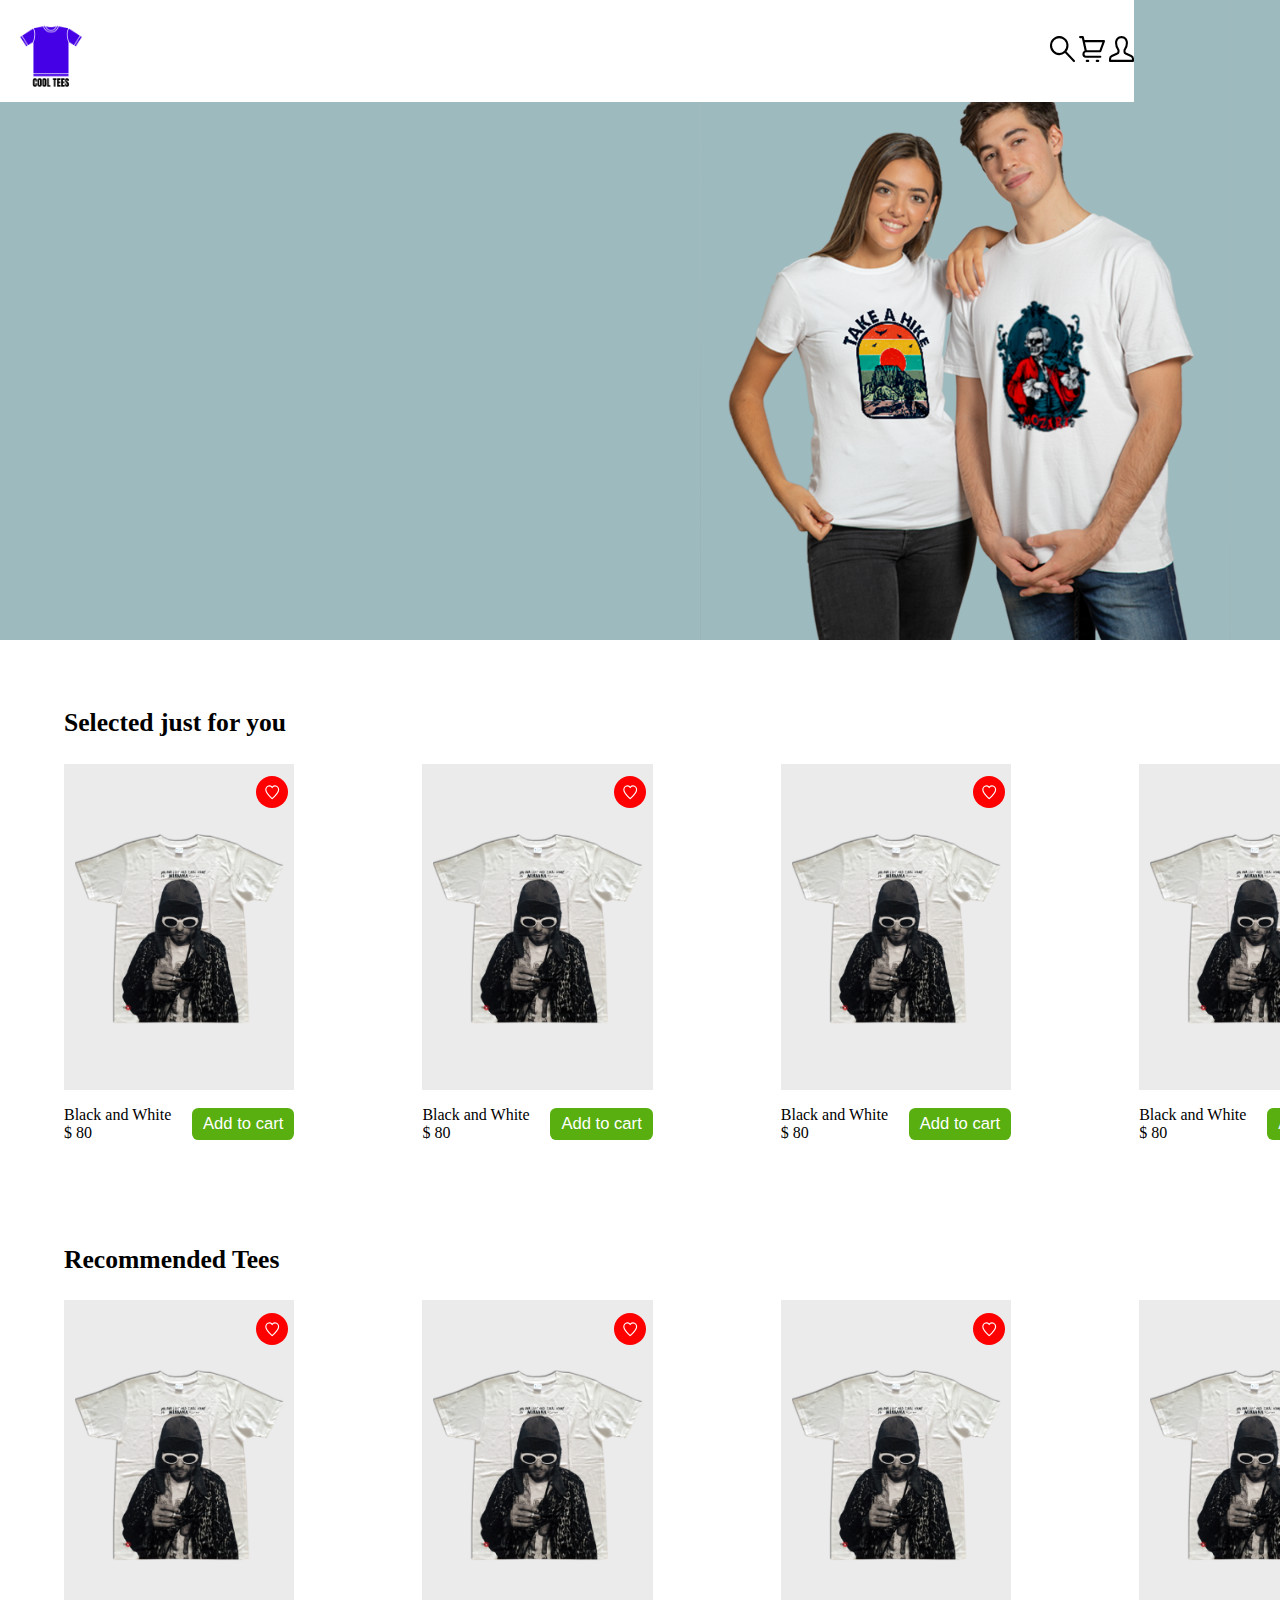
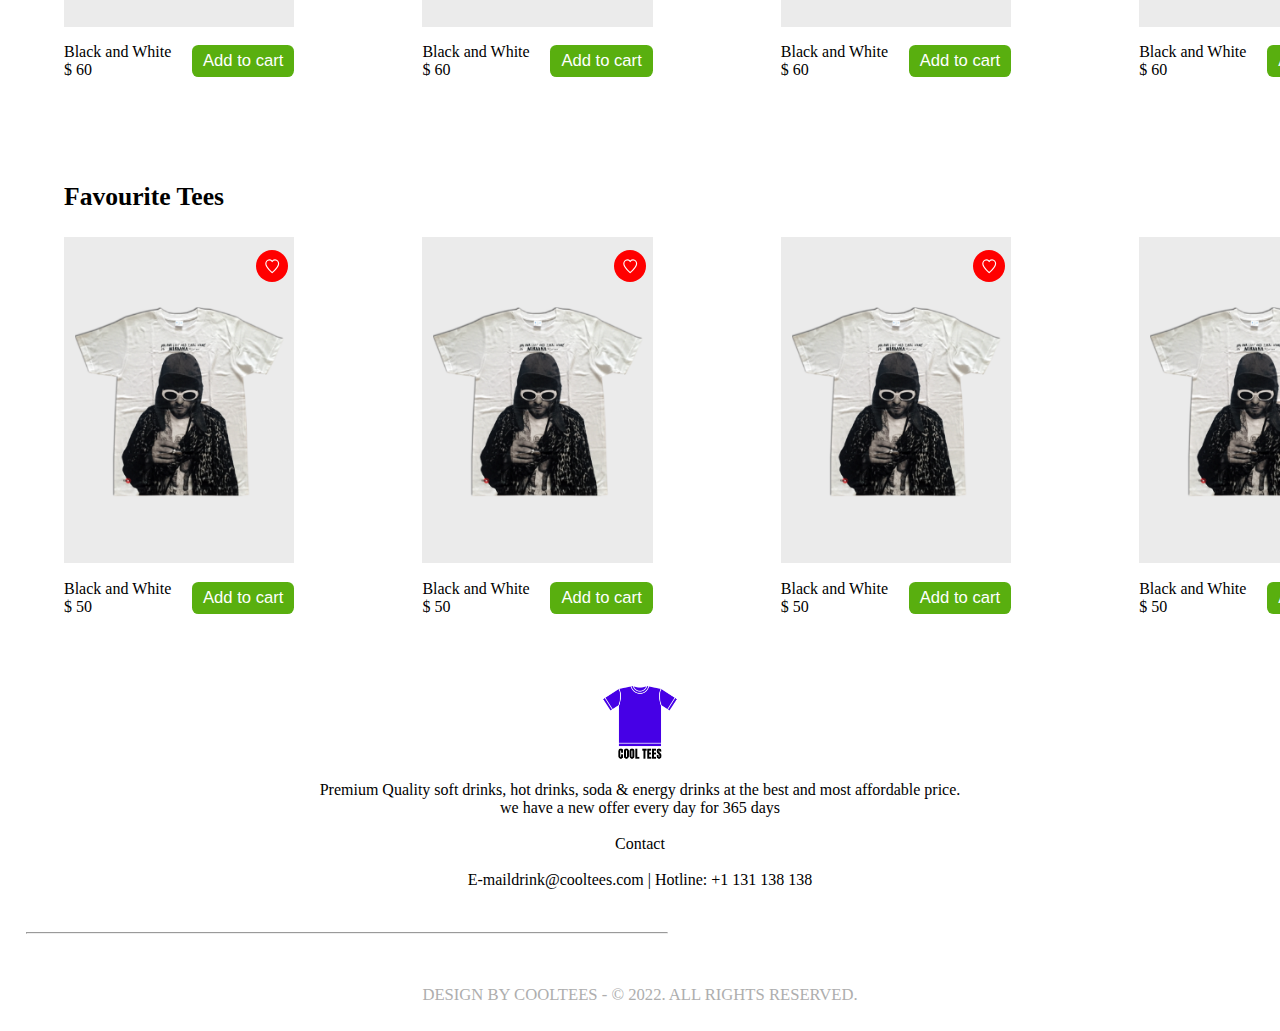
<file: index.html>
<!DOCTYPE html>
<html lang="en">

<head>
    <meta charset="UTF-8">
    <meta http-equiv="X-UA-Compatible" content="IE=edge">
    <meta name="viewport" content="width=device-width, initial-scale=1.0">
    <title>cool tees</title>
    <link rel="stylesheet" href="style.css">
</head>

<body>
    <header>
        <img src="/img/web-banner.png" alt="">
        <div class="navbar">
            <img src="/img/cooltees-logo.svg" alt="">
            <div class="icons">
                <img src="/img/noun_Search_2102816 (2).svg" alt="">
                <img src="/img/noun_cart_2102832 (4).svg" alt="">
                <img src="/img/noun_avatar_2102861 (2).svg" alt="">
            </div>
            </div>
    </header>
    <div class="section-1">
        <h5>Selected just for you</h5>
        <div class="grid">
    <div class="tees">
        <div class="item-img"><img src="/img/Group 508.png" ait="">
           <div class="like"> <img src="/img/Group 410.svg" alt=""></div>
           <div class="item-details">
               <div class="name">
                   <p>Black and White</p>
                   <p>$ 80</p>
               </div>
               <button>Add to cart</button>
           </div>
        </div>
    </div>
     <div class="tees">
        <div class="item-img"><img src="/img/Group 508.png" ait="">
           <div class="like"> <img src="/img/Group 410.svg" alt=""></div>
           <div class="item-details">
               <div class="name">
                   <p>Black and White</p>
                   <p>$ 80</p>
               </div>
               <button>Add to cart</button>
           </div>
        </div>
        </div>
    
    <div class="tees">
        <div class="item-img"><img src="/img/Group 508.png" ait="">
           <div class="like"> <img src="/img/Group 410.svg" alt=""></div>
           <div class="item-details">
               <div class="name">
                   <p>Black and White</p>
                   <p>$ 80</p>
               </div>
               <button>Add to cart</button>
           </div>
        </div>
    </div>
    
    <div class="tees">
        <div class="item-img"><img src="/img/Group 508.png" ait="">
           <div class="like"> <img src="/img/Group 410.svg" alt=""></div>
           <div class="item-details">
               <div class="name">
                   <p>Black and White</p>
                   <p>$ 80</p>
               </div>
               <button>Add to cart</button>
           </div>
        </div>
    </div>
    </div>
    </div>
    
    <div class="section-1">
        <h5>Recommended Tees</h5>
        <div class="grid-1">
    <div class="tees">
        <div class="item-img"><img src="/img/Group 508.png" ait="">
           <div class="like"> <img src="/img/Group 410.svg" alt=""></div>
           <div class="item-details">
               <div class="name">
                   <p>Black and White</p>
                   <p>$ 60</p>
               </div>
               <button>Add to cart</button>
            </div>
        </div>
    </div>
    <div class="tees">
        <div class="item-img"><img src="/img/Group 508.png" ait="">
           <div class="like"> <img src="/img/Group 410.svg" alt=""></div>
           <div class="item-details">
               <div class="name">
                   <p>Black and White</p>
                   <p>$ 60</p>
               </div>
               <button>Add to cart</button>
            </div>
        </div>
    </div>
   <div class="tees">
        <div class="item-img"><img src="/img/Group 508.png" ait="">
           <div class="like"> <img src="/img/Group 410.svg" alt=""></div>
           <div class="item-details">
               <div class="name">
                   <p>Black and White</p>
                   <p>$ 60</p>
               </div>
               <button>Add to cart</button>
            </div>
        </div>
    </div>
    <div class="tees">
        <div class="item-img"><img src="/img/Group 508.png" ait="">
           <div class="like"> <img src="/img/Group 410.svg" alt=""></div>
           <div class="item-details">
               <div class="name">
                   <p>Black and White</p>
                   <p>$ 60</p>
               </div>
               <button>Add to cart</button>
            </div>
       </div>
    </div>
    </div>

    <div class="section-1">
        <h5>Favourite Tees</h5>
        <div class="grid-1">
    <div class="tees">
        <div class="item-img"><img src="/img/Group 508.png" ait="">
           <div class="like"> <img src="/img/Group 410.svg" alt=""></div>
           <div class="item-details">
               <div class="name">
                   <p>Black and White</p>
                   <p>$ 50</p>
               </div>
               <button>Add to cart</button>
            </div>
        </div>
    </div>

        <div class="tees">
            <div class="item-img"><img src="/img/Group 508.png" ait="">
               <div class="like"> <img src="/img/Group 410.svg" alt=""></div>
               <div class="item-details">
                   <div class="name">
                       <p>Black and White</p>
                       <p>$ 50</p>
                   </div>
                   <button>Add to cart</button>
                </div>
           </div>
        </div>

    <div class="tees">
        <div class="item-img"><img src="/img/Group 508.png" ait="">
           <div class="like"> <img src="/img/Group 410.svg" alt=""></div>
           <div class="item-details">
               <div class="name">
                   <p>Black and White</p>
                   <p>$ 50</p>
               </div>
               <button>Add to cart</button>
            </div>
       </div>
    </div>

    <div class="tees">
        <div class="item-img"><img src="/img/Group 508.png" ait="">
           <div class="like"> <img src="/img/Group 410.svg" alt=""></div>
           <div class="item-details">
               <div class="name">
                   <p>Black and White</p>
                   <p>$ 50</p>
               </div>
               <button>Add to cart</button>
            </div>
       </div>
    </div>
    </div>
<footer>
    <div class="footer-div">
        <img src="img/cooltees-logo.svg" alt="">
        <p>Premium Quality soft drinks, hot drinks, soda & energy drinks at the best and most affordable price. <br>
            we have a new offer every day for 365 days</p>
            <br> 
            <p>Contact</p>
            <br>
            <p>E-maildrink@cooltees.com | Hotline: +1 131 138 138</p>
            <br>
            <hr>
            <p class="footer-bottom">DESIGN BY COOLTEES - © 2022. ALL RIGHTS RESERVED.</p>
        </div>
</footer>
    
</body>

</html>
</file>
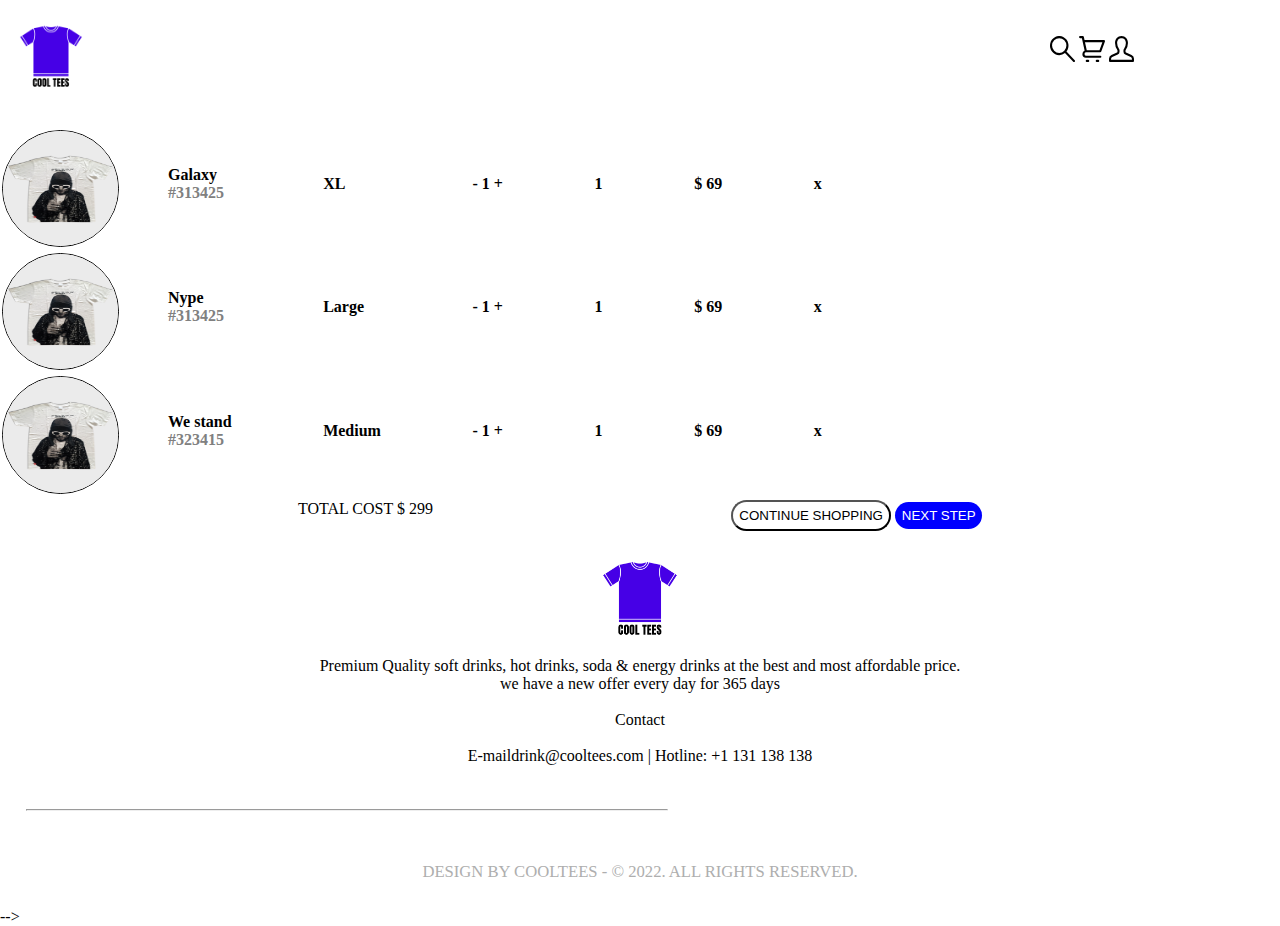
<file: cart.html>
<!DOCTYPE html>
<html lang="en">
  <head>
    <meta charset="UTF-8" />
    <meta http-equiv="X-UA-Compatible" content="IE=edge" />
    <meta name="viewport" content="width=device-width, initial-scale=1.0" />
    <title>cool tees</title>
    <link rel="stylesheet" href="style.css" />
  </head>

  <body>
    <header>
      <div class="navbar">
        <img src="/img/cooltees-logo.svg" alt="" />
        <div class="icons">
          <img src="/img/noun_Search_2102816 (2).svg" alt="" />
          <img src="/img/noun_cart_2102832 (4).svg" alt="" />
          <img src="/img/noun_avatar_2102861 (2).svg" alt="" />
        </div>
      </div>
    </header>
    <div>
        <table>
            <tr>
                <td>
                    <img src="/img/Group 508.png" alt="">
                    <td>
                        <td>
                            <p>Galaxy <br> <span class="span-class">#313425</span></p>
                        </td>
                    </td>
                    <td>
                        <p>XL</p>
                    </td>
                </td>
                <td>
                    <p> - 1 +</p>
                </td>
                <td>
                    <p>1</p>
                </td>
                <td>
                    <p>$ 69</p>
                </td>
                <td>
                    <p>x</p>
                </td>
            </tr>
    </div>
    <div>
            <tr>
                <td>
                    <img src="/img/Group 508.png" alt="">
                    <td>
                        <td>
                            <p>Nype <br> <span class="span-class">#313425</span>
                        </td>
                    </td>
                    <td>
                        <p>Large</p>
                    </td>
                </td>
                <td>
                    <p> - 1 +</p>
                </td>
                <td>
                    <p>1</p>
                </td>
                <td>
                    <p>$ 69</p>
                </td>
                <td>
                    <p>x</p>
                </td>
            </tr>
    </div>
    <div>
            <tr>
                <td>
                    <img src="/img/Group 508.png" alt="">
                    <td>
                        <td>
                            <p>We stand <br> <span class="span-class">#323415</span>
                        </td>
                    </td>
                    <td>
                        <p>Medium</p>
                    </td>
                </td>
                <td>
                    <p> - 1 +</p>
                </td>
                <td>
                    <p>1</p>
                </td>
                <td>
                    <p>$ 69</p>
                </td>
                <td>
                    <p>x</p>
                </td>
            </tr>
        </table>
    </div>
    <div class="total-cost">
        <p>TOTAL COST $ 299</p>
        <div class="continue">
            <button>CONTINUE SHOPPING</button>
            <button id="next">NEXT STEP</button>
        </div>

        

    </div>
    <footer>
        <div class="footer-div">
          <img src="img/cooltees-logo.svg" alt="" />
          <p>
            Premium Quality soft drinks, hot drinks, soda & energy drinks at the
            best and most affordable price. <br />
            we have a new offer every day for 365 days
          </p>
          <br />
          <p>Contact</p>
          <br />
          <p>E-maildrink@cooltees.com | Hotline: +1 131 138 138</p>
          <br />
          <hr />
          <p class="footer-bottom">
            DESIGN BY COOLTEES - © 2022. ALL RIGHTS RESERVED.
          </p>
        </div>
      </footer> -->
      </body>
      </html>
</file>
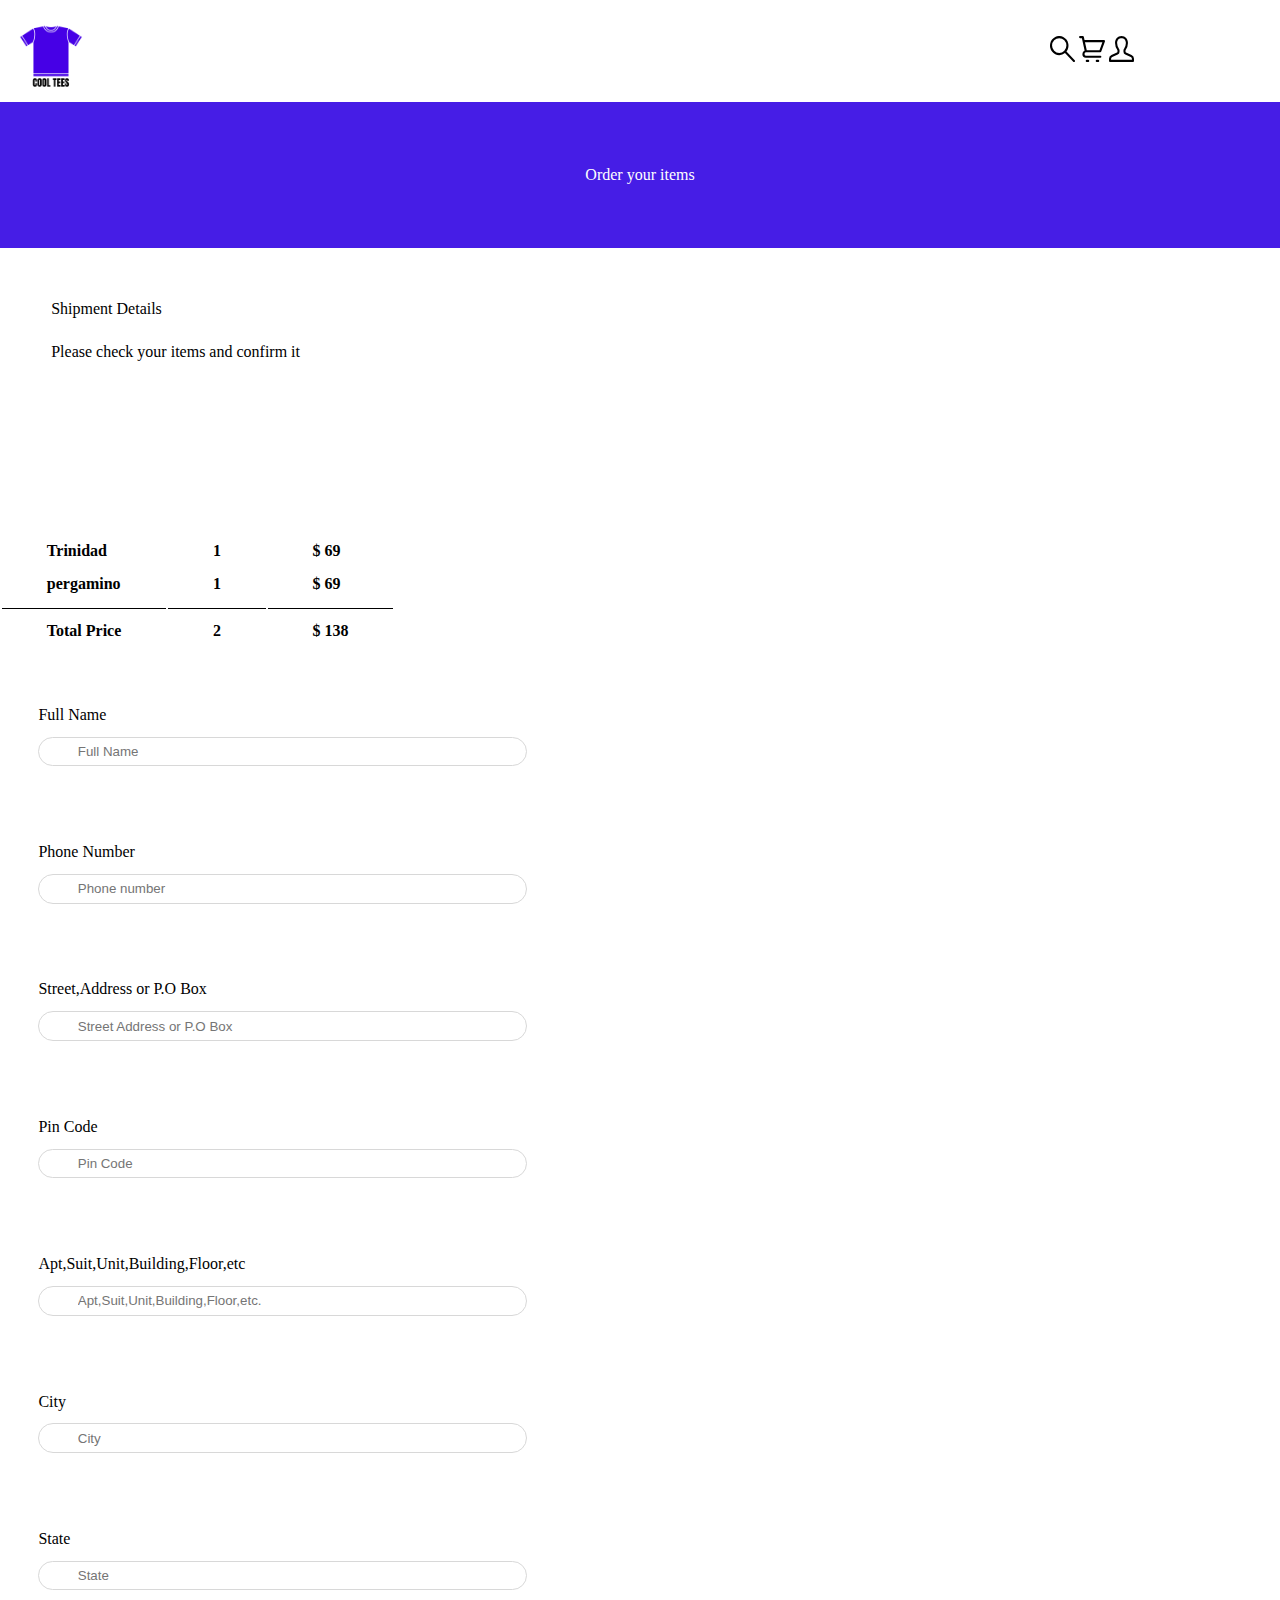
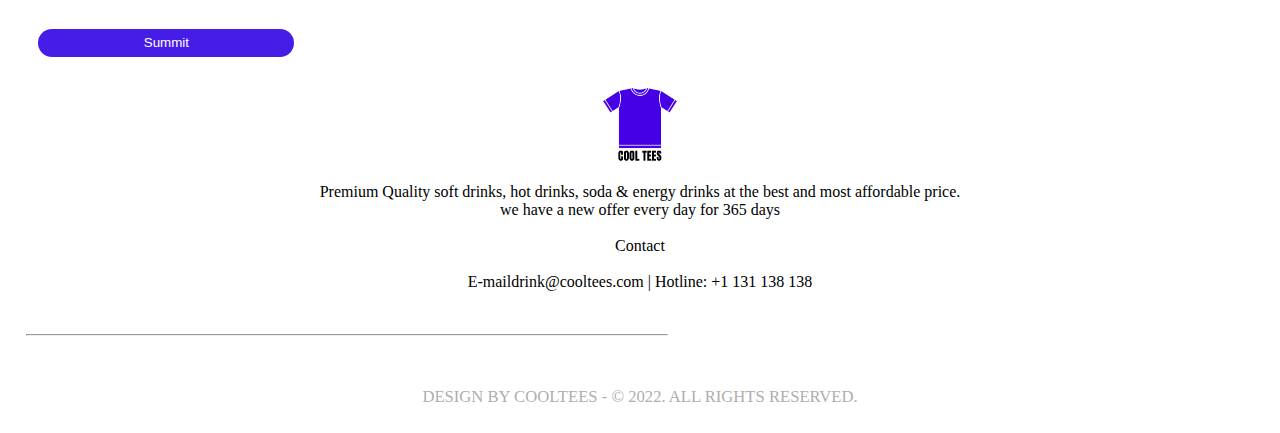
<file: orderyouritems.html>
<!DOCTYPE html>
<html lang="en">
  <head>
    <meta charset="UTF-8" />
    <meta http-equiv="X-UA-Compatible" content="IE=edge" />
    <meta name="viewport" content="width=device-width, initial-scale=1.0" />
    <title>cool tees</title>
    <link rel="stylesheet" href="style.css" />
  </head>

  <body>
    <header>
      <div class="navbar">
        <img src="/img/cooltees-logo.svg" alt="" />
        <div class="icons">
          <img src="/img/noun_Search_2102816 (2).svg" alt="" />
          <img src="/img/noun_cart_2102832 (4).svg" alt="" />
          <img src="/img/noun_avatar_2102861 (2).svg" alt="" />
        </div>
      </div>
    </header>
    <div class="thank-you">Order your items</div>

    <div class="order">
        <p>Shipment Details</p>
        <p class="check-item">Please check your items and confirm it </p>
    </div>
    <table>
        <tr>
            <td>
                <p>Trinidad</p>
            </td>
            <td>
                <p>1</p>
            </td>
            <td>
                <p>$ 69</p>
            </td>
        </tr>
        <tr>
            <td>
                <p>pergamino</p>
            </td>
            <td>
                <p>1</p>
            </td>
            <td>
                <p>$ 69</p>
            </td>
        </tr>
        <tr class="hr">
            <td>
                <p>Total Price</p>
            </td>
            <td>
                <p>2</p>
            </td>
            <td>
                <p>$ 138</p>
            </td>
        </tr>
    </table>
    <div class="shipping">
        <label for="username">Full Name <br>
            <input type="text" placeholder="Full Name">
        </label>
    </div>
<div class="shipping">
    <label for="number">Phone Number <br>
        <input type="text" placeholder="Phone number">
    </label>
</div>
<div class="shipping">
    <label for="address">Street,Address or P.O Box <br>
        <input type="text" placeholder="Street Address or P.O Box">
    </label>
</div>

<div class="shipping">
    <label for="code">Pin Code <br>
        <input type="text" placeholder="Pin Code">
    </label>
</div>

<div class="shipping">
    <label for="suit">Apt,Suit,Unit,Building,Floor,etc <br>
        <input type="text" placeholder="Apt,Suit,Unit,Building,Floor,etc.">
    </label>
</div>

<div class="shipping">
    <label for="area">City <br>
        <input type="text" placeholder="City">
    </label>
</div>

<div class="shipping">
    <label for="district">State <br>
        <input type="text" placeholder="State">
    </label>
</div>
<div class="submit"><button>Summit</button></div>

<footer>
  <div class="footer-div">
    <img src="img/cooltees-logo.svg" alt="" />
    <p>
      Premium Quality soft drinks, hot drinks, soda & energy drinks at the
      best and most affordable price. <br />
      we have a new offer every day for 365 days
    </p>
    <br />
    <p>Contact</p>
    <br />
    <p>E-maildrink@cooltees.com | Hotline: +1 131 138 138</p>
    <br />
    <hr />
    <p class="footer-bottom">
      DESIGN BY COOLTEES - © 2022. ALL RIGHTS RESERVED.
    </p>
  </div>
</footer>
</body>
</html>
</file>
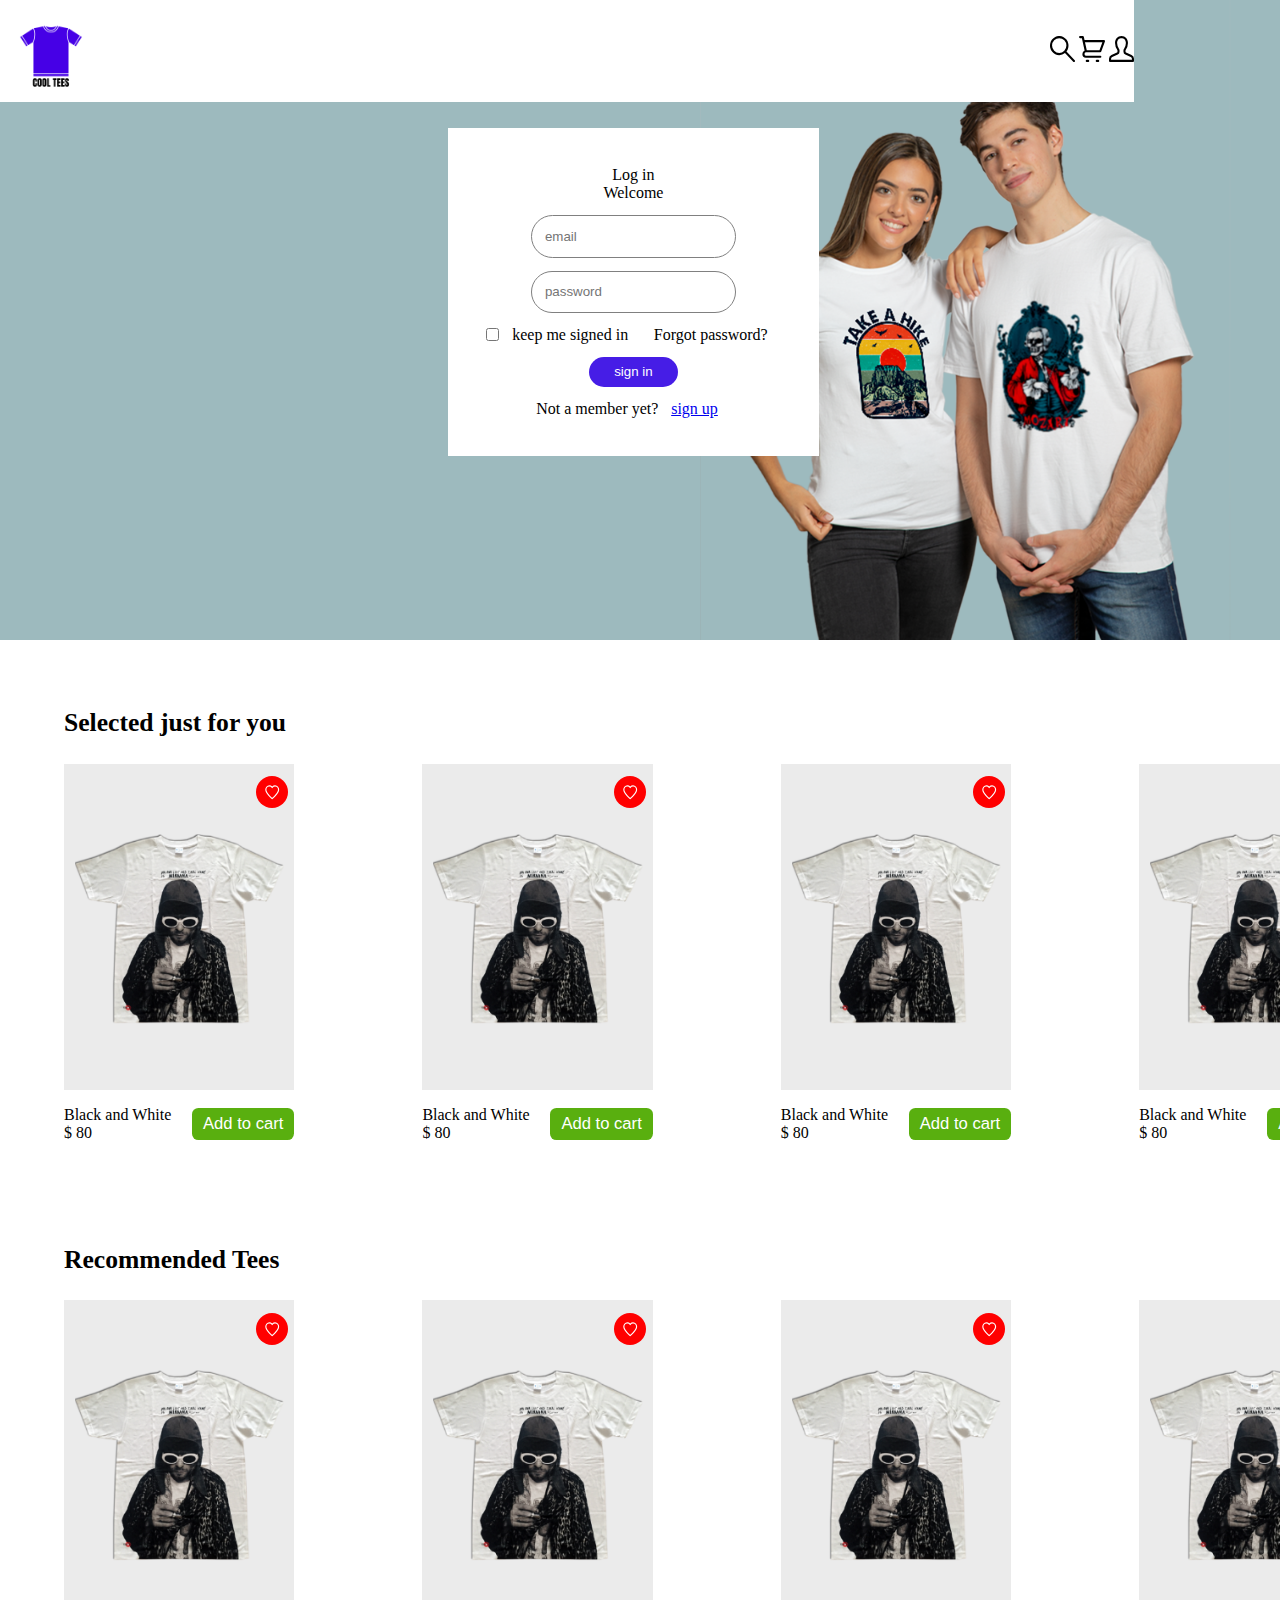
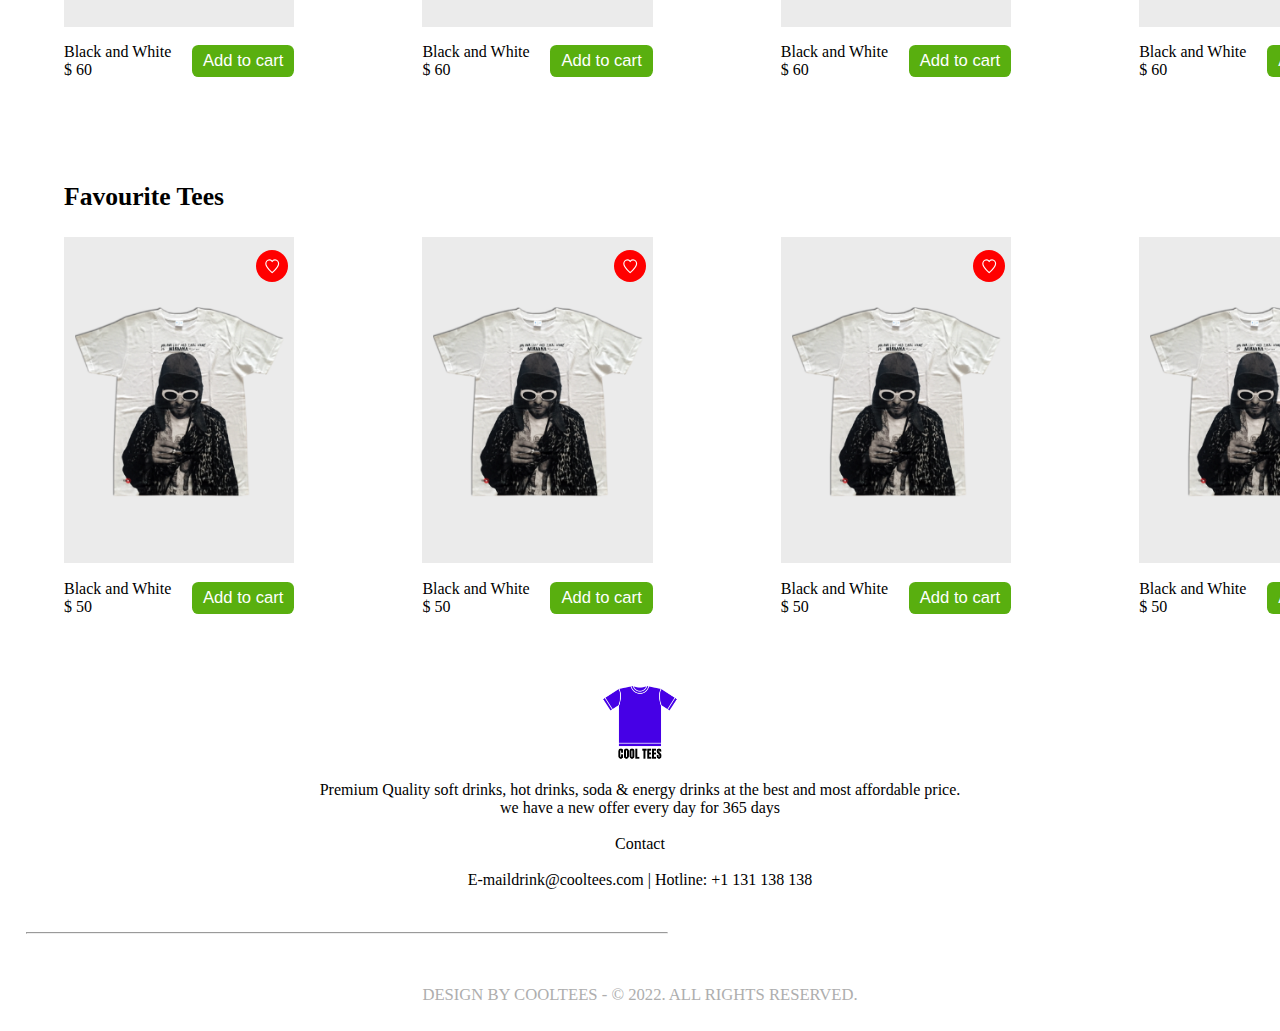
<file: signing.html>
<!DOCTYPE html>
<html lang="en">

<head>
    <meta charset="UTF-8">
    <meta http-equiv="X-UA-Compatible" content="IE=edge">
    <meta name="viewport" content="width=device-width, initial-scale=1.0">
    <title>cool tees</title>
    <link rel="stylesheet" href="style.css">
</head>

<body>
    <header>
        <img src="/img/web-banner.png" alt="">
        <div class="navbar">
            <img src="/img/cooltees-logo.svg" alt="">
            <div class="icons">
                <img src="/img/noun_Search_2102816 (2).svg" alt="">
                <img src="/img/noun_cart_2102832 (4).svg" alt="">
                <img src="/img/noun_avatar_2102861 (2).svg" alt="">
            </div>
            </div>
    </header>
    <div class="sign">
        <p>Log in</p>
        <p>Welcome</p>
        <div class="sign-up">
            <input type="email" placeholder="email" />
            <input type="password" placeholder="password" />  
            <div class="check"><input type="checkbox" name="" id="" placeholder="keep me signed in"><p>keep me signed in</p>
            <a>Forgot password?</a>
            </div>
            
            <button>sign in</button>
            <p>Not a member yet?<a href="#">sign up</a></p>
        </div>
    </div>
    <div class="container">
    <div class="section-1">
        <h5>Selected just for you</h5>
        <div class="grid">
    <div class="tees">
        <div class="item-img"><img src="/img/Group 508.png" ait="">
           <div class="like"> <img src="/img/Group 410.svg" alt=""></div>
           <div class="item-details">
               <div class="name">
                   <p>Black and White</p>
                   <p>$ 80</p>
               </div>
               <button>Add to cart</button>
           </div>
        </div>
    </div>
     <div class="tees">
        <div class="item-img"><img src="/img/Group 508.png" ait="">
           <div class="like"> <img src="/img/Group 410.svg" alt=""></div>
           <div class="item-details">
               <div class="name">
                   <p>Black and White</p>
                   <p>$ 80</p>
               </div>
               <button>Add to cart</button>
           </div>
        </div>
        </div>
    
    <div class="tees">
        <div class="item-img"><img src="/img/Group 508.png" ait="">
           <div class="like"> <img src="/img/Group 410.svg" alt=""></div>
           <div class="item-details">
               <div class="name">
                   <p>Black and White</p>
                   <p>$ 80</p>
               </div>
               <button>Add to cart</button>
           </div>
        </div>
    </div>
    
    <div class="tees">
        <div class="item-img"><img src="/img/Group 508.png" ait="">
           <div class="like"> <img src="/img/Group 410.svg" alt=""></div>
           <div class="item-details">
               <div class="name">
                   <p>Black and White</p>
                   <p>$ 80</p>
               </div>
               <button>Add to cart</button>
           </div>
        </div>
    </div>
    </div>
    </div>
    
    <div class="section-1">
        <h5>Recommended Tees</h5>
        <div class="grid-1">
    <div class="tees">
        <div class="item-img"><img src="/img/Group 508.png" ait="">
           <div class="like"> <img src="/img/Group 410.svg" alt=""></div>
           <div class="item-details">
               <div class="name">
                   <p>Black and White</p>
                   <p>$ 60</p>
               </div>
               <button>Add to cart</button>
            </div>
        </div>
    </div>
    <div class="tees">
        <div class="item-img"><img src="/img/Group 508.png" ait="">
           <div class="like"> <img src="/img/Group 410.svg" alt=""></div>
           <div class="item-details">
               <div class="name">
                   <p>Black and White</p>
                   <p>$ 60</p>
               </div>
               <button>Add to cart</button>
            </div>
        </div>
    </div>
   <div class="tees">
        <div class="item-img"><img src="/img/Group 508.png" ait="">
           <div class="like"> <img src="/img/Group 410.svg" alt=""></div>
           <div class="item-details">
               <div class="name">
                   <p>Black and White</p>
                   <p>$ 60</p>
               </div>
               <button>Add to cart</button>
            </div>
        </div>
    </div>
    <div class="tees">
        <div class="item-img"><img src="/img/Group 508.png" ait="">
           <div class="like"> <img src="/img/Group 410.svg" alt=""></div>
           <div class="item-details">
               <div class="name">
                   <p>Black and White</p>
                   <p>$ 60</p>
               </div>
               <button>Add to cart</button>
            </div>
       </div>
    </div>
    </div>
    </div>

    <div class="section-1">
        <h5>Favourite Tees</h5>
        <div class="grid-1">
    <div class="tees">
        <div class="item-img"><img src="/img/Group 508.png" ait="">
           <div class="like"> <img src="/img/Group 410.svg" alt=""></div>
           <div class="item-details">
               <div class="name">
                   <p>Black and White</p>
                   <p>$ 50</p>
               </div>
               <button>Add to cart</button>
            </div>
        </div>
    </div>

        <div class="tees">
            <div class="item-img"><img src="/img/Group 508.png" ait="">
               <div class="like"> <img src="/img/Group 410.svg" alt=""></div>
               <div class="item-details">
                   <div class="name">
                       <p>Black and White</p>
                       <p>$ 50</p>
                   </div>
                   <button>Add to cart</button>
                </div>
           </div>
        </div>

    <div class="tees">
        <div class="item-img"><img src="/img/Group 508.png" ait="">
           <div class="like"> <img src="/img/Group 410.svg" alt=""></div>
           <div class="item-details">
               <div class="name">
                   <p>Black and White</p>
                   <p>$ 50</p>
               </div>
               <button>Add to cart</button>
            </div>
       </div>
    </div>

    <div class="tees">
        <div class="item-img"><img src="/img/Group 508.png" ait="">
           <div class="like"> <img src="/img/Group 410.svg" alt=""></div>
           <div class="item-details">
               <div class="name">
                   <p>Black and White</p>
                   <p>$ 50</p>
               </div>
               <button>Add to cart</button>
            </div>
       </div>
    </div>
    </div>
    </div>
</div>
<footer>
    <div class="footer-div">
        <img src="img/cooltees-logo.svg" alt="">
        <p>Premium Quality soft drinks, hot drinks, soda & energy drinks at the best and most affordable price. <br>
            we have a new offer every day for 365 days</p>
            <br> 
            <p>Contact</p>
            <br>
            <p>E-maildrink@cooltees.com | Hotline: +1 131 138 138</p>
            <br>
            <hr>
            <p class="footer-bottom">DESIGN BY COOLTEES - © 2022. ALL RIGHTS RESERVED.</p>
        </div>
</footer>
    
</body>

</html>
</file>
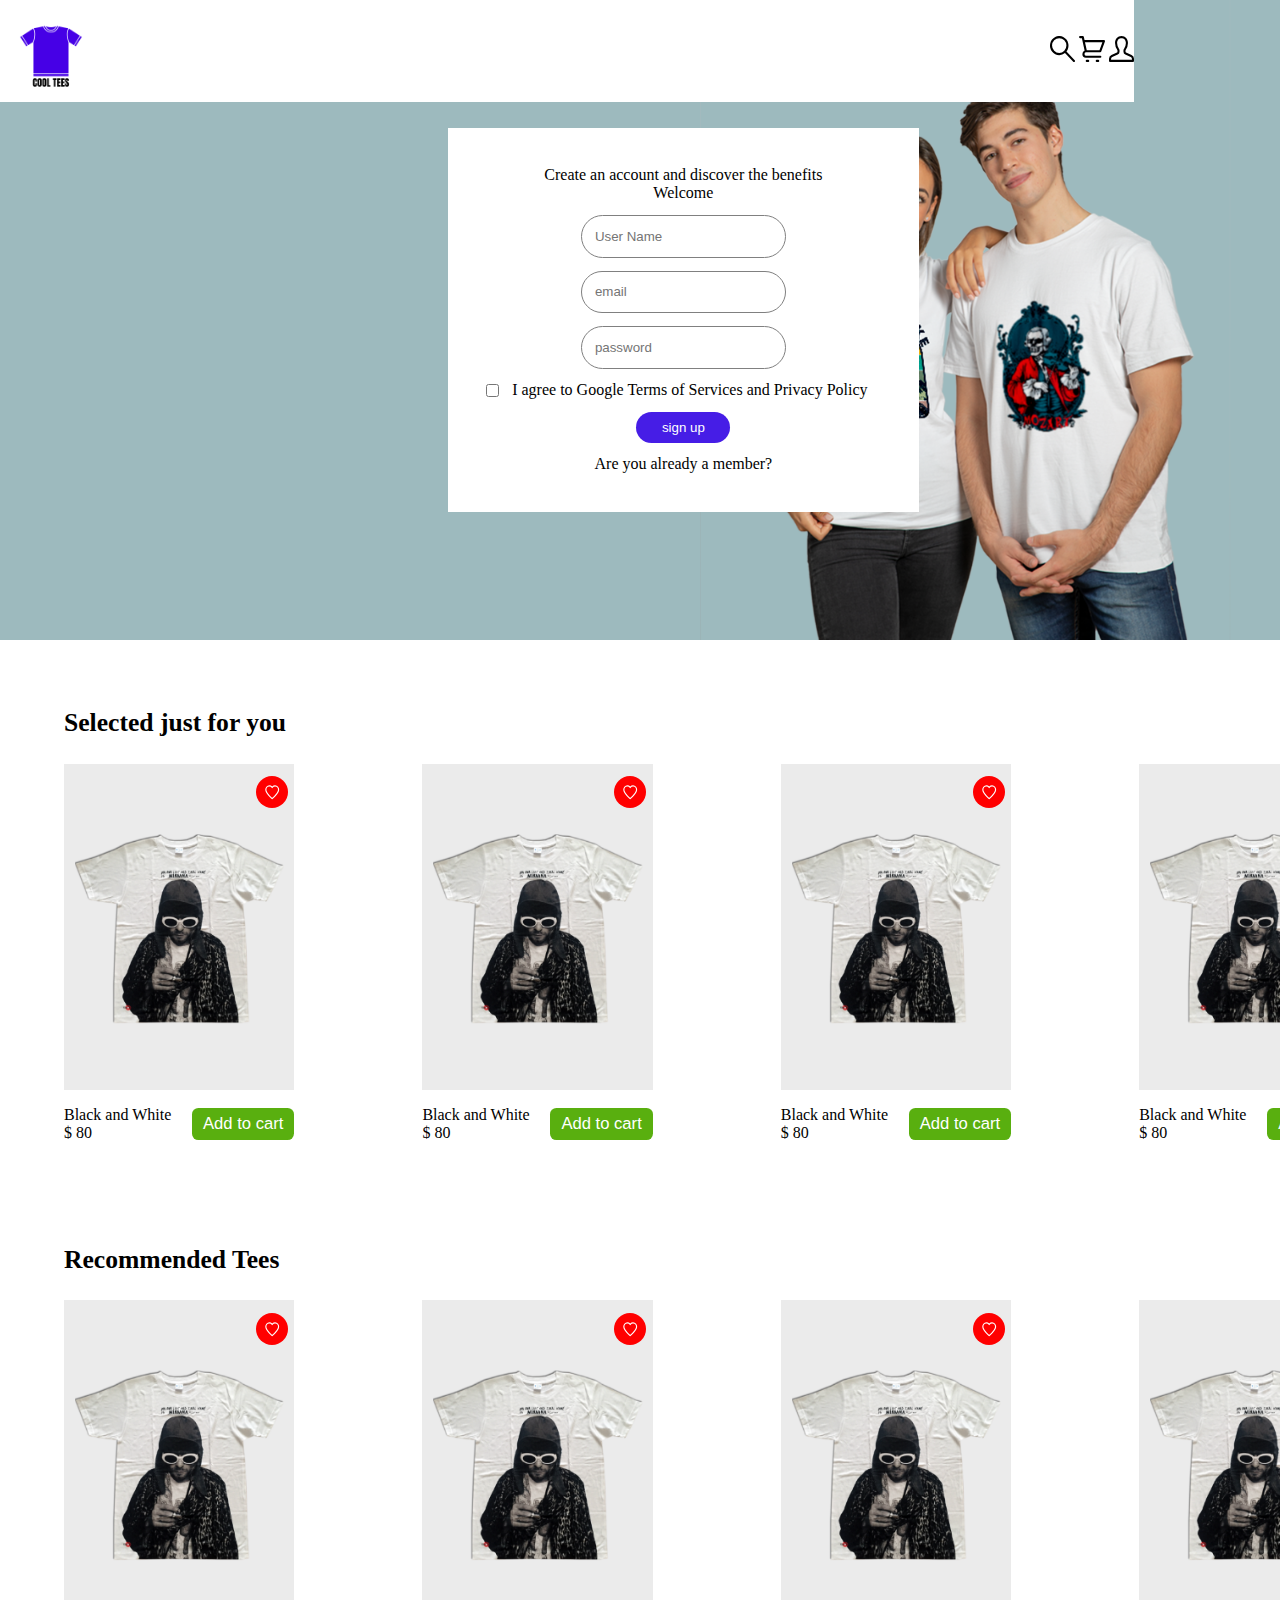
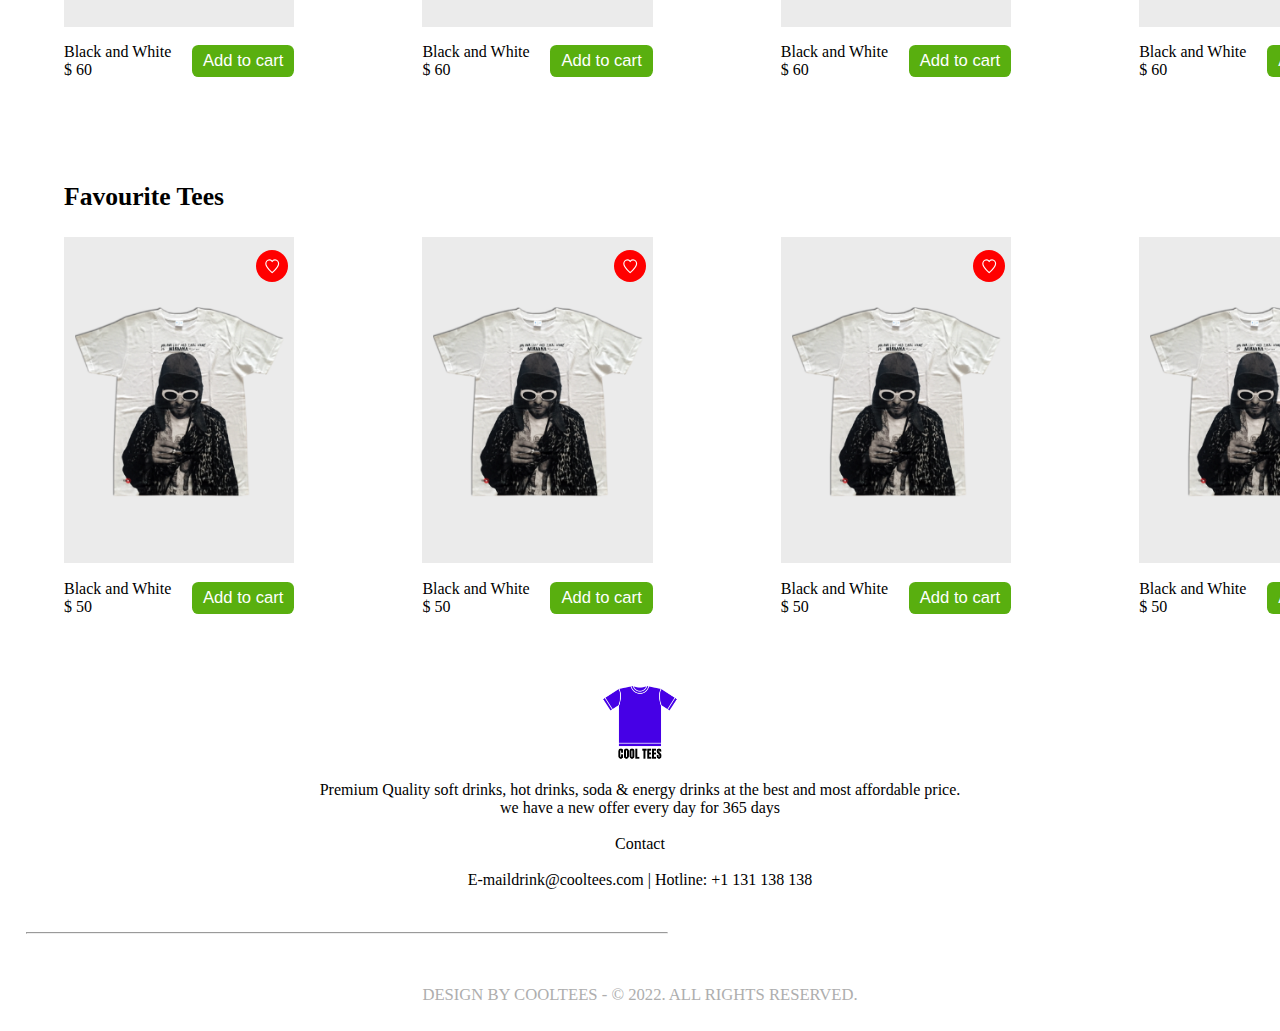
<file: signup.html>
<!DOCTYPE html>
<html lang="en">

<head>
    <meta charset="UTF-8">
    <meta http-equiv="X-UA-Compatible" content="IE=edge">
    <meta name="viewport" content="width=device-width, initial-scale=1.0">
    <title>cool tees</title>
    <link rel="stylesheet" href="style.css">
</head>

<body>
    <header>
        <img src="/img/web-banner.png" alt="">
        <div class="navbar">
            <img src="/img/cooltees-logo.svg" alt="">
            <div class="icons">
                <img src="/img/noun_Search_2102816 (2).svg" alt="">
                <img src="/img/noun_cart_2102832 (4).svg" alt="">
                <img src="/img/noun_avatar_2102861 (2).svg" alt="">
            </div>
            </div>
    </header>
    <div class="sign">
        <p>Create an account and discover the benefits</p>
        <p>Welcome</p>
        <div class="sign-up">
            <input type="text" placeholder="User Name" />
            <input type="email" placeholder="email">
            <input type="password" placeholder="password" />  
            <div class="check"><input type="checkbox" name="" id="" placeholder="I agree to Google Terms of Services and Privacy Policy"><p>I agree to Google Terms of Services and Privacy Policy</p>
            </div>
            
            <button>sign up</button>
            <p>Are you already a member?</p>
        </div>
    </div>
    <div class="container">
    <div class="section-1">
        <h5>Selected just for you</h5>
        <div class="grid">
    <div class="tees">
        <div class="item-img"><img src="/img/Group 508.png" ait="">
           <div class="like"> <img src="/img/Group 410.svg" alt=""></div>
           <div class="item-details">
               <div class="name">
                   <p>Black and White</p>
                   <p>$ 80</p>
               </div>
               <button>Add to cart</button>
           </div>
        </div>
    </div>
     <div class="tees">
        <div class="item-img"><img src="/img/Group 508.png" ait="">
           <div class="like"> <img src="/img/Group 410.svg" alt=""></div>
           <div class="item-details">
               <div class="name">
                   <p>Black and White</p>
                   <p>$ 80</p>
               </div>
               <button>Add to cart</button>
           </div>
        </div>
        </div>
    
    <div class="tees">
        <div class="item-img"><img src="/img/Group 508.png" ait="">
           <div class="like"> <img src="/img/Group 410.svg" alt=""></div>
           <div class="item-details">
               <div class="name">
                   <p>Black and White</p>
                   <p>$ 80</p>
               </div>
               <button>Add to cart</button>
           </div>
        </div>
    </div>
    
    <div class="tees">
        <div class="item-img"><img src="/img/Group 508.png" ait="">
           <div class="like"> <img src="/img/Group 410.svg" alt=""></div>
           <div class="item-details">
               <div class="name">
                   <p>Black and White</p>
                   <p>$ 80</p>
               </div>
               <button>Add to cart</button>
           </div>
        </div>
    </div>
    </div>
    </div>
    
    <div class="section-1">
        <h5>Recommended Tees</h5>
        <div class="grid-1">
    <div class="tees">
        <div class="item-img"><img src="/img/Group 508.png" ait="">
           <div class="like"> <img src="/img/Group 410.svg" alt=""></div>
           <div class="item-details">
               <div class="name">
                   <p>Black and White</p>
                   <p>$ 60</p>
               </div>
               <button>Add to cart</button>
            </div>
        </div>
    </div>
    <div class="tees">
        <div class="item-img"><img src="/img/Group 508.png" ait="">
           <div class="like"> <img src="/img/Group 410.svg" alt=""></div>
           <div class="item-details">
               <div class="name">
                   <p>Black and White</p>
                   <p>$ 60</p>
               </div>
               <button>Add to cart</button>
            </div>
        </div>
    </div>
   <div class="tees">
        <div class="item-img"><img src="/img/Group 508.png" ait="">
           <div class="like"> <img src="/img/Group 410.svg" alt=""></div>
           <div class="item-details">
               <div class="name">
                   <p>Black and White</p>
                   <p>$ 60</p>
               </div>
               <button>Add to cart</button>
            </div>
        </div>
    </div>
    <div class="tees">
        <div class="item-img"><img src="/img/Group 508.png" ait="">
           <div class="like"> <img src="/img/Group 410.svg" alt=""></div>
           <div class="item-details">
               <div class="name">
                   <p>Black and White</p>
                   <p>$ 60</p>
               </div>
               <button>Add to cart</button>
            </div>
       </div>
    </div>
    </div>
    </div>

    <div class="section-1">
        <h5>Favourite Tees</h5>
        <div class="grid-1">
    <div class="tees">
        <div class="item-img"><img src="/img/Group 508.png" ait="">
           <div class="like"> <img src="/img/Group 410.svg" alt=""></div>
           <div class="item-details">
               <div class="name">
                   <p>Black and White</p>
                   <p>$ 50</p>
               </div>
               <button>Add to cart</button>
            </div>
        </div>
    </div>

        <div class="tees">
            <div class="item-img"><img src="/img/Group 508.png" ait="">
               <div class="like"> <img src="/img/Group 410.svg" alt=""></div>
               <div class="item-details">
                   <div class="name">
                       <p>Black and White</p>
                       <p>$ 50</p>
                   </div>
                   <button>Add to cart</button>
                </div>
           </div>
        </div>

    <div class="tees">
        <div class="item-img"><img src="/img/Group 508.png" ait="">
           <div class="like"> <img src="/img/Group 410.svg" alt=""></div>
           <div class="item-details">
               <div class="name">
                   <p>Black and White</p>
                   <p>$ 50</p>
               </div>
               <button>Add to cart</button>
            </div>
       </div>
    </div>

    <div class="tees">
        <div class="item-img"><img src="/img/Group 508.png" ait="">
           <div class="like"> <img src="/img/Group 410.svg" alt=""></div>
           <div class="item-details">
               <div class="name">
                   <p>Black and White</p>
                   <p>$ 50</p>
               </div>
               <button>Add to cart</button>
            </div>
       </div>
    </div>
    </div>
    </div>
</div>
<footer>
    <div class="footer-div">
        <img src="img/cooltees-logo.svg" alt="">
        <p>Premium Quality soft drinks, hot drinks, soda & energy drinks at the best and most affordable price. <br>
            we have a new offer every day for 365 days</p>
            <br> 
            <p>Contact</p>
            <br>
            <p>E-maildrink@cooltees.com | Hotline: +1 131 138 138</p>
            <br>
            <hr>
            <p class="footer-bottom">DESIGN BY COOLTEES - © 2022. ALL RIGHTS RESERVED.</p>
        </div>
</footer>
    
</body>

</html>
</file>
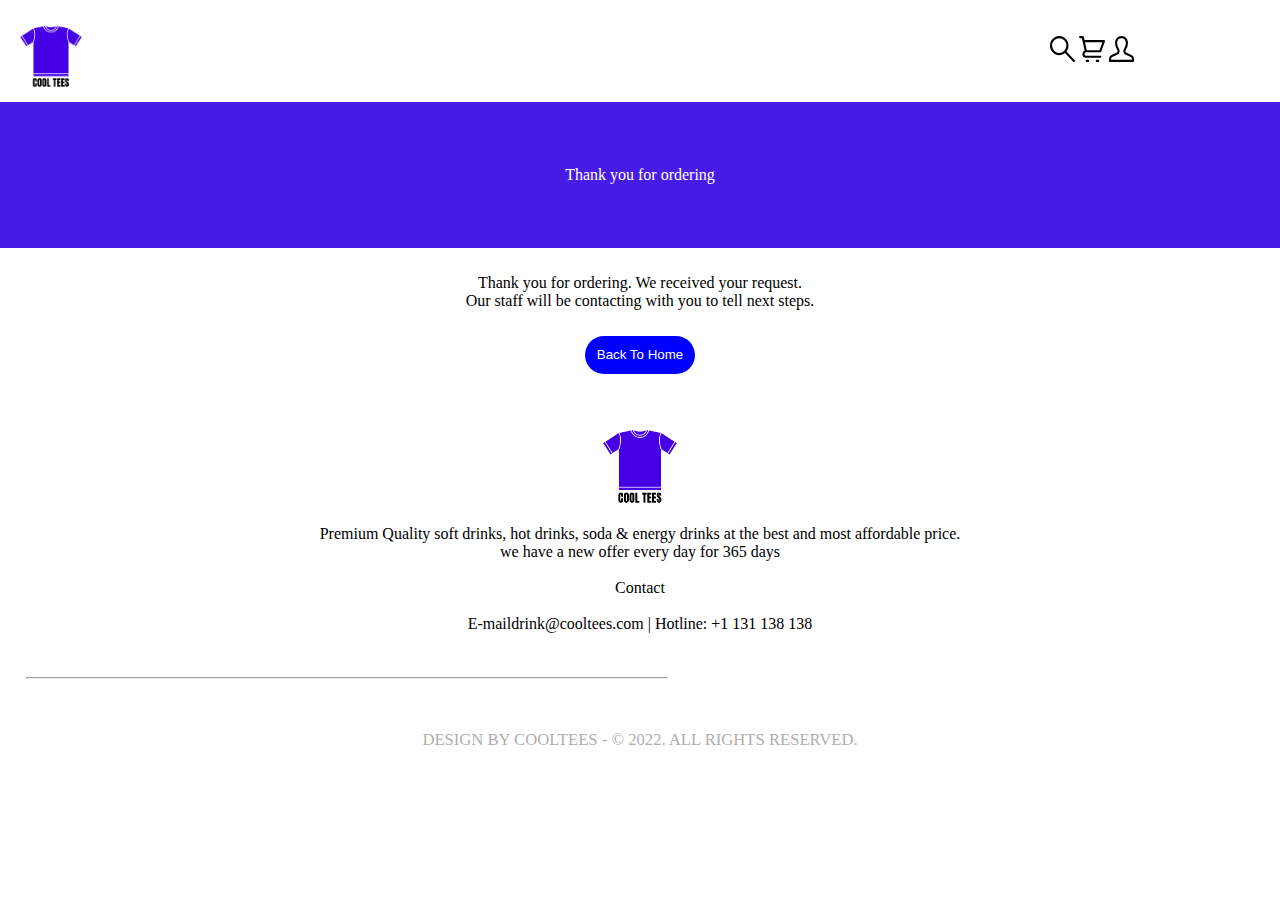
<file: thankyou.html>
<!DOCTYPE html>
<html lang="en">
  <head>
    <meta charset="UTF-8" />
    <meta http-equiv="X-UA-Compatible" content="IE=edge" />
    <meta name="viewport" content="width=device-width, initial-scale=1.0" />
    <title>cool tees</title>
    <link rel="stylesheet" href="style.css" />
  </head>

  <body>
    <header>
      <div class="navbar">
        <img src="/img/cooltees-logo.svg" alt="" />
        <div class="icons">
          <img src="/img/noun_Search_2102816 (2).svg" alt="" />
          <img src="/img/noun_cart_2102832 (4).svg" alt="" />
          <img src="/img/noun_avatar_2102861 (2).svg" alt="" />
        </div>
      </div>
    </header>
    <div class="thank-you">Thank you for ordering</div>
    <div class="thanks">
        <p>Thank you for ordering. We received your request. <br>
            Our staff will be contacting with you to tell next steps.</p>
            <button>Back To Home</button>
    </div>
    <footer>
      <div class="footer-div">
        <img src="img/cooltees-logo.svg" alt="" />
        <p>
          Premium Quality soft drinks, hot drinks, soda & energy drinks at the
          best and most affordable price. <br />
          we have a new offer every day for 365 days
        </p>
        <br />
        <p>Contact</p>
        <br />
        <p>E-maildrink@cooltees.com | Hotline: +1 131 138 138</p>
        <br />
        <hr />
        <p class="footer-bottom">
          DESIGN BY COOLTEES - © 2022. ALL RIGHTS RESERVED.
        </p>
      </div>
    </footer>
  </body>
</html>
</file>
<file: style.css>
* {
    margin: 0;
    padding: 0;
}

header img {
    width: 100%;
}

header .navbar img {
    width: 8vw;
}

header .navbar {
    display: flex;
    justify-content: space-between;
    position: absolute;
    align-items: center;
    background-color: white;
    top: 0vw;
}

header .icons {
    margin-left: 74vw;
}

header .icons img {
    width: 2vw;
}

.tees {
    padding: 0vw 5vw 3vw;
}

.section-1 h5 {
    font-size: 2vw;
    margin-bottom: 2vw;
    padding: 5vw 5vw 0vw;
}

.tees .item-img {
    position: relative;
}

.tees .like img {
    position: absolute;
    top: 1vw;
    left: 15vw;
    width: 2.5vw;
}

.tees img {
    width: 18vw;
}

.grid {
    display: grid;
    grid-template-columns: auto auto auto auto;
    overflow: hidden;
    overflow-x: auto;  
}

.item-details {
    display: flex;
    justify-content: space-between;
    align-items: center;
    margin-top: 1vw;
}

.item-details button {

    background-color: #59AF0F;
    color: white;
    border: none;
    width: 8vw;
    height: 2.5vw;
    border-radius: 0.5vw;
    font-size: 1.3vw;

}
.grid-1 {
    display: grid;
    grid-template-columns: auto auto auto auto;
    overflow: hidden;
    overflow-x: auto;  
}

footer {
    text-align: center;
}

footer hr {
    color: black;
}

footer p.footer-bottom {
    padding: 2vw 0vw 2vw;
    color: #AEAEAE;
    font-size: 1.3vw;
}

.container {
    position: relative;
}

.sign {
    position: absolute;
    background-color: white;
    z-index: 1;
    top: 10vw;
    left: 35vw;
    text-align: center;
    padding: 3vw;
    position: fixed;
}

.sign-up {
    display: flex;
    flex-direction: column;
    align-items: center;
}

.check {
    display: flex;
    align-items: center;
    margin-top: 1vw;
}

.check p {
    padding: 0vw 1vw;
}

.sign-up input {
    padding: 1vw;
    border-radius: 2vw;
    border: 1px solid grey;
    margin-top: 1vw;
}

.check input {
    margin-top: 0vw;
}
.sign-up button {
    margin: 1vw 1vw;
    padding: 0.6vw 2vw;
    border-radius: 1.5vw;
    border: none;
    background-color: #461DE6;
    color: white;
}

.sign-up a {
    padding: 0vw 1vw;
}
.thank-you {
    padding: 5vw;
    background-color: #461DE6;
    margin-top: 8vw;
    color: white;
    text-align: center;
}
.thanks {
    text-align: center;
    padding: 2vw;
}
.thanks button {
    padding: 0.9vw;
    margin-top: 2vw;
    background-color: blue;
    color: white;
    border: none;
    border-radius: 2vw;
}
.order {
    padding: 4vw 4vw;
}
p.check-item {
    padding-top: 2vw;
}
#table-name  p {
    margin-right: 8vw;
}
.table {
    display: flex;
    align-items: center;
    margin-top: 2vw;

}
.table button {
    margin-left: 4vw;
    border-radius: 2vw;
    padding: 0.5vw 2vw;
}
.table p {
    margin-left: 4vw;
}

hr {
    width: 50vw;
    margin: 2vw 2vw;
}
.shipping {
    padding: 3vw;
}
.shipping input {
    border-radius: 2vw;
    width: 32vw;
    padding: 0.5vw 3vw;
    border: 1px solid #D8D8D8;
    margin-top: 1vw;
}
.submit button{
    background-color: #461DE6;
    border: none;
    border-radius: 3vw;
    width: 20vw;
    padding: 0.5vw;
    color: white;
    margin-left: 3vw;
}
td p {
    padding: 0vw 3.5vw 1vw;
    font-weight: bold;
}
.hr td  {
    border-top: 1px solid black;
    padding: 1vw 0vw;
}
td img {
    border-radius: 50%;
    height: 9vw;
    width: 9vw;
    border: 1px solid black;

}
.span-class {
    color: grey;
}
table {
    margin-top: 10vw;

}
.total-cost {
    display: flex;
    justify-content: space-evenly
}
.continue button {
    background-color: white;
    border-radius: 4vw;
    padding: 0.5vw;
}
#next {
    background-color: blue;
    color: white;
    border: none;
}
</file>
